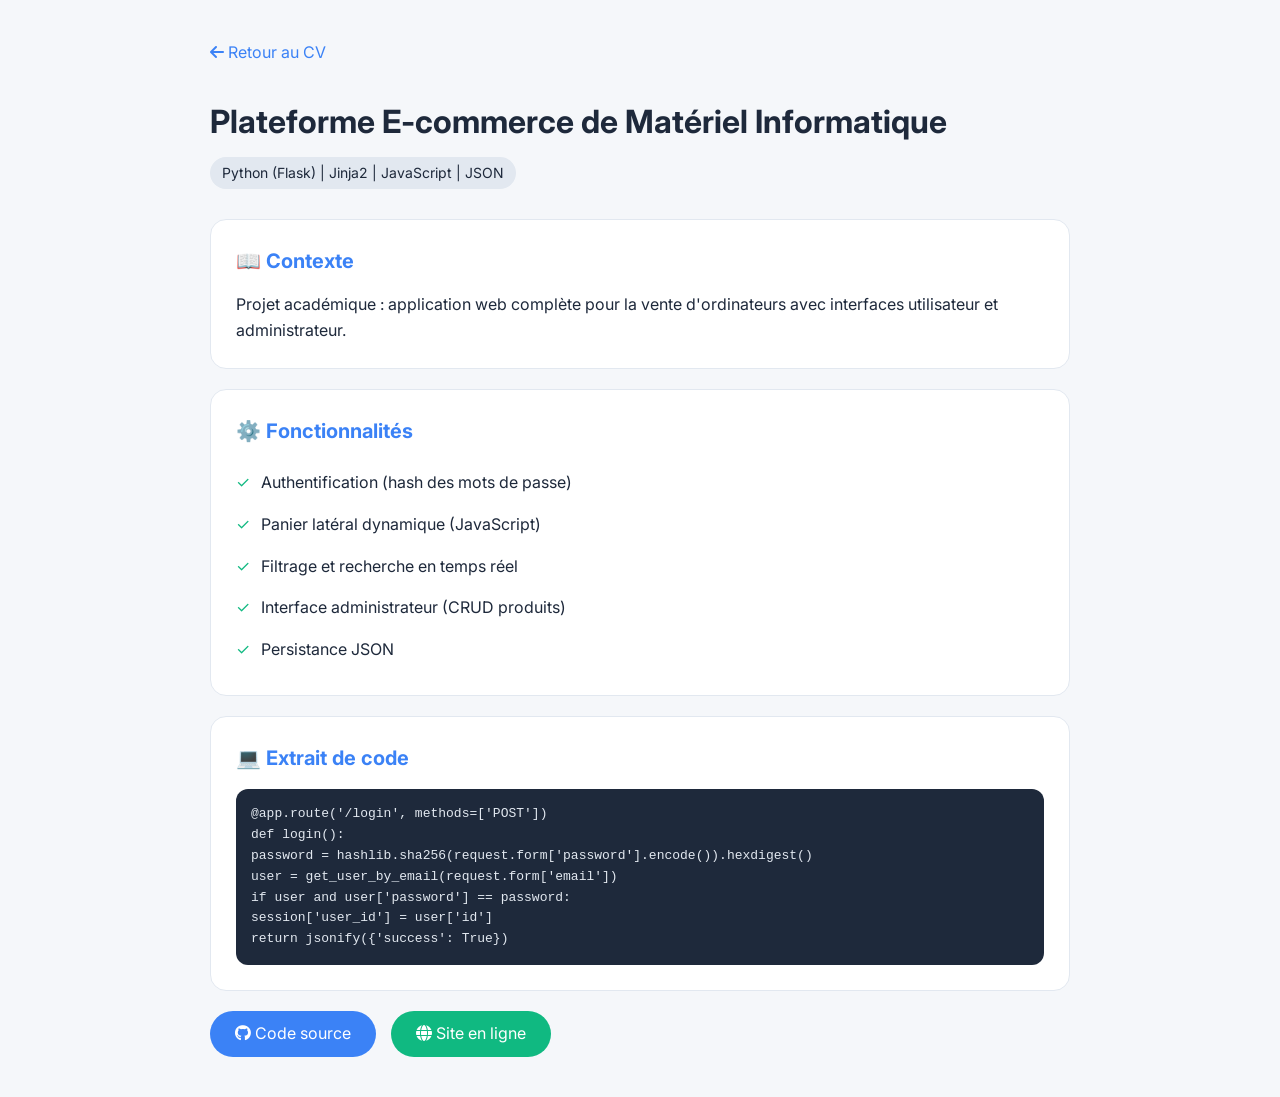
<file: project1.html>
<!DOCTYPE html>
<html lang="fr">
<head>
    <meta charset="UTF-8">
    <meta name="viewport" content="width=device-width, initial-scale=1.0">
    <title>Projet : E-commerce - Mohamed Jaa</title>
    <link href="https://fonts.googleapis.com/css2?family=Inter:wght@300;400;500;600;700&display=swap" rel="stylesheet">
    <link rel="stylesheet" href="https://cdnjs.cloudflare.com/ajax/libs/font-awesome/6.5.1/css/all.min.css">
    <style>
        * { margin: 0; padding: 0; box-sizing: border-box; }
        body { font-family: 'Inter', sans-serif; background: #f5f7fa; color: #1e293b; line-height: 1.6; }
        .container { max-width: 900px; margin: 0 auto; padding: 40px 20px; }
        .back-link { display: inline-block; margin-bottom: 30px; color: #3b82f6; text-decoration: none; }
        .back-link:hover { text-decoration: underline; }
        h1 { font-size: 32px; margin-bottom: 10px; }
        .tech-badge { background: #e2e8f0; padding: 5px 12px; border-radius: 20px; display: inline-block; font-size: 14px; margin-bottom: 30px; }
        .section { background: white; border-radius: 16px; padding: 25px; margin-bottom: 20px; border: 1px solid #e2e8f0; }
        .section h2 { color: #3b82f6; margin-bottom: 15px; font-size: 20px; }
        ul { list-style: none; }
        ul li { padding: 8px 0; padding-left: 25px; position: relative; }
        ul li::before { content: "✓"; position: absolute; left: 0; color: #10b981; }
        .code-block { background: #1e293b; color: #e2e8f0; padding: 15px; border-radius: 12px; font-family: monospace; font-size: 13px; overflow-x: auto; }
        .github-link { display: inline-block; background: #3b82f6; color: white; padding: 10px 25px; border-radius: 30px; text-decoration: none; margin-right: 15px; }
        .github-link.demo { background: #10b981; }
        .links { margin-top: 20px; }
    </style>
</head>
<body>
    <div class="container">
        <a href="index.html" class="back-link"><i class="fas fa-arrow-left"></i> Retour au CV</a>
        <h1>Plateforme E-commerce de Matériel Informatique</h1>
        <div class="tech-badge">Python (Flask) | Jinja2 | JavaScript | JSON</div>

        <div class="section"><h2>📖 Contexte</h2><p>Projet académique : application web complète pour la vente d'ordinateurs avec interfaces utilisateur et administrateur.</p></div>

        <div class="section"><h2>⚙️ Fonctionnalités</h2><ul><li>Authentification (hash des mots de passe)</li><li>Panier latéral dynamique (JavaScript)</li><li>Filtrage et recherche en temps réel</li><li>Interface administrateur (CRUD produits)</li><li>Persistance JSON</li></ul></div>

        <div class="section"><h2>💻 Extrait de code</h2><div class="code-block">@app.route('/login', methods=['POST'])<br>def login():<br>    password = hashlib.sha256(request.form['password'].encode()).hexdigest()<br>    user = get_user_by_email(request.form['email'])<br>    if user and user['password'] == password:<br>        session['user_id'] = user['id']<br>        return jsonify({'success': True})</div></div>

        <div class="links"><a href="https://github.com/Mohamed-Jaa/Dexshop-web-app" target="_blank" class="github-link"><i class="fab fa-github"></i> Code source</a><a href="https://dexshop.onrender.com" target="_blank" class="github-link demo"><i class="fas fa-globe"></i> Site en ligne</a></div>
    </div>
</body>
</html>
</file>
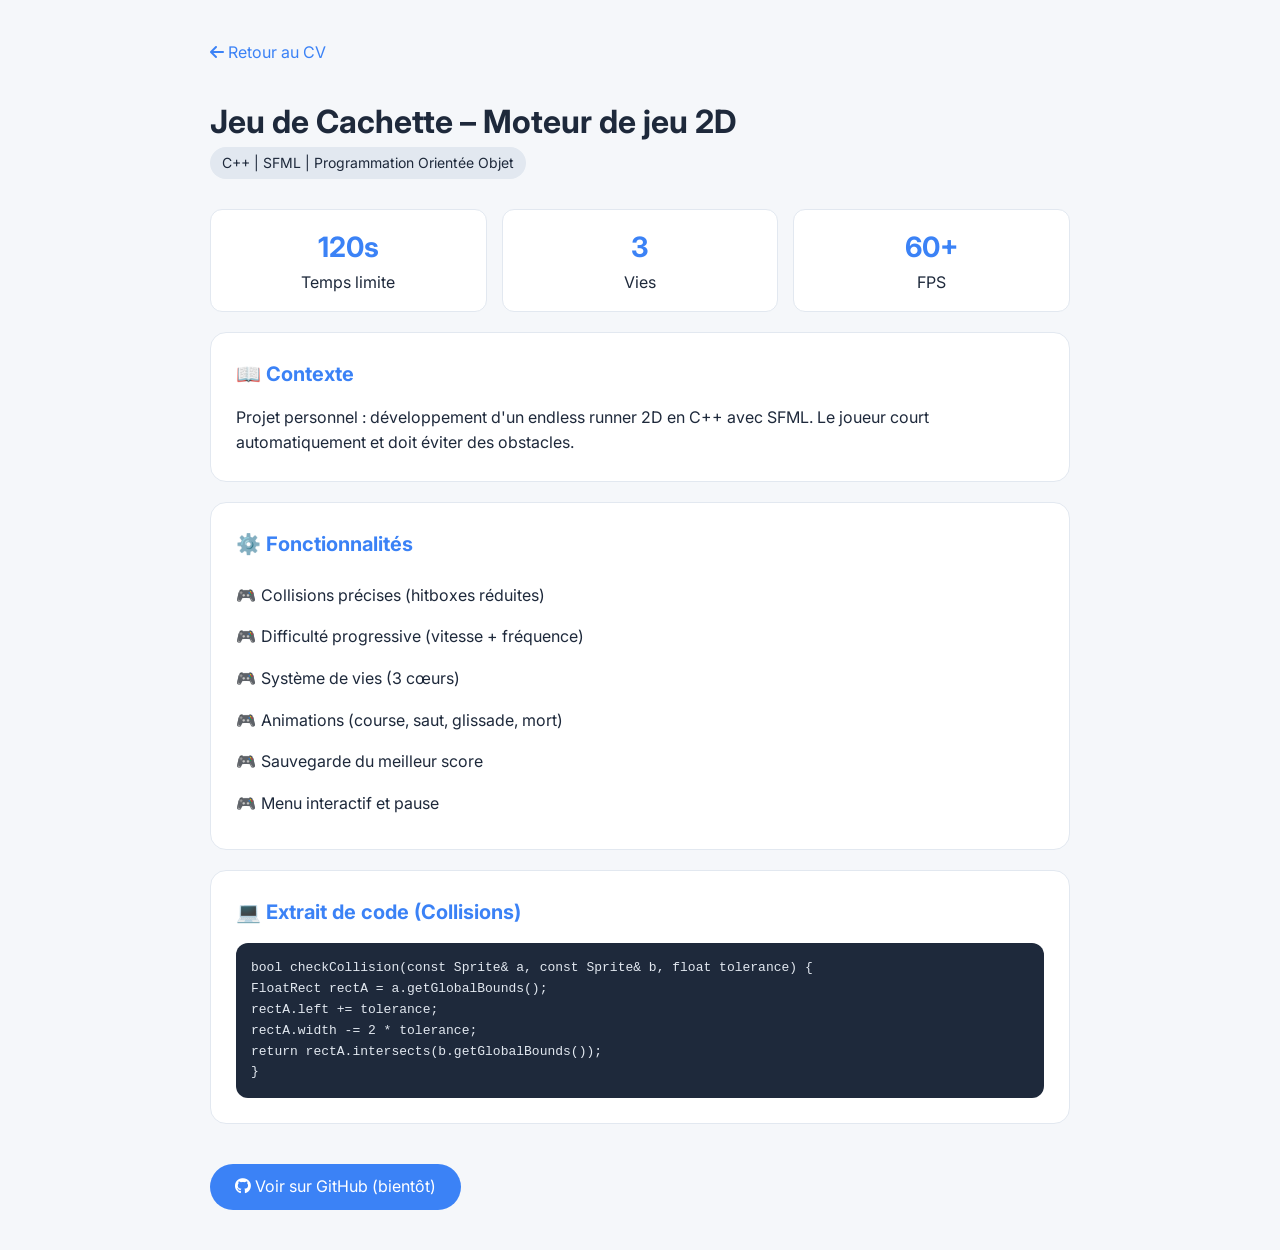
<file: project2.html>
<!DOCTYPE html>
<html lang="fr">
<head>
    <meta charset="UTF-8">
    <meta name="viewport" content="width=device-width, initial-scale=1.0">
    <title>Projet : Jeu de Cachette 2D - Mohamed Jaa</title>
    <link href="https://fonts.googleapis.com/css2?family=Inter:wght@300;400;500;600;700&display=swap" rel="stylesheet">
    <link rel="stylesheet" href="https://cdnjs.cloudflare.com/ajax/libs/font-awesome/6.5.1/css/all.min.css">
    <style>
        * { margin: 0; padding: 0; box-sizing: border-box; }
        body { font-family: 'Inter', sans-serif; background: #f5f7fa; color: #1e293b; line-height: 1.6; }
        .container { max-width: 900px; margin: 0 auto; padding: 40px 20px; }
        .back-link { display: inline-block; margin-bottom: 30px; color: #3b82f6; text-decoration: none; }
        .tech-badge { background: #e2e8f0; padding: 5px 12px; border-radius: 20px; display: inline-block; font-size: 14px; margin-bottom: 30px; }
        .section { background: white; border-radius: 16px; padding: 25px; margin-bottom: 20px; border: 1px solid #e2e8f0; }
        .section h2 { color: #3b82f6; margin-bottom: 15px; font-size: 20px; }
        ul { list-style: none; }
        ul li { padding: 8px 0; padding-left: 25px; position: relative; }
        ul li::before { content: "🎮"; position: absolute; left: 0; }
        .stats { display: flex; gap: 15px; margin-bottom: 20px; flex-wrap: wrap; }
        .stat { background: white; padding: 15px; border-radius: 12px; text-align: center; flex: 1; border: 1px solid #e2e8f0; }
        .stat-number { font-size: 28px; font-weight: 700; color: #3b82f6; }
        .code-block { background: #1e293b; color: #e2e8f0; padding: 15px; border-radius: 12px; font-family: monospace; font-size: 13px; overflow-x: auto; }
        .github-link { display: inline-block; background: #3b82f6; color: white; padding: 10px 25px; border-radius: 30px; text-decoration: none; margin-top: 20px; }
    </style>
</head>
<body>
    <div class="container">
        <a href="index.html" class="back-link"><i class="fas fa-arrow-left"></i> Retour au CV</a>
        <h1>Jeu de Cachette – Moteur de jeu 2D</h1>
        <div class="tech-badge">C++ | SFML | Programmation Orientée Objet</div>

        <div class="stats"><div class="stat"><div class="stat-number">120s</div><div>Temps limite</div></div><div class="stat"><div class="stat-number">3</div><div>Vies</div></div><div class="stat"><div class="stat-number">60+</div><div>FPS</div></div></div>

        <div class="section"><h2>📖 Contexte</h2><p>Projet personnel : développement d'un endless runner 2D en C++ avec SFML. Le joueur court automatiquement et doit éviter des obstacles.</p></div>

        <div class="section"><h2>⚙️ Fonctionnalités</h2><ul><li>Collisions précises (hitboxes réduites)</li><li>Difficulté progressive (vitesse + fréquence)</li><li>Système de vies (3 cœurs)</li><li>Animations (course, saut, glissade, mort)</li><li>Sauvegarde du meilleur score</li><li>Menu interactif et pause</li></ul></div>

        <div class="section"><h2>💻 Extrait de code (Collisions)</h2><div class="code-block">bool checkCollision(const Sprite&amp; a, const Sprite&amp; b, float tolerance) {<br>    FloatRect rectA = a.getGlobalBounds();<br>    rectA.left += tolerance;<br>    rectA.width -= 2 * tolerance;<br>    return rectA.intersects(b.getGlobalBounds());<br>}</div></div>

        <a href="#" class="github-link"><i class="fab fa-github"></i> Voir sur GitHub (bientôt)</a>
    </div>
</body>
</html>
</file>
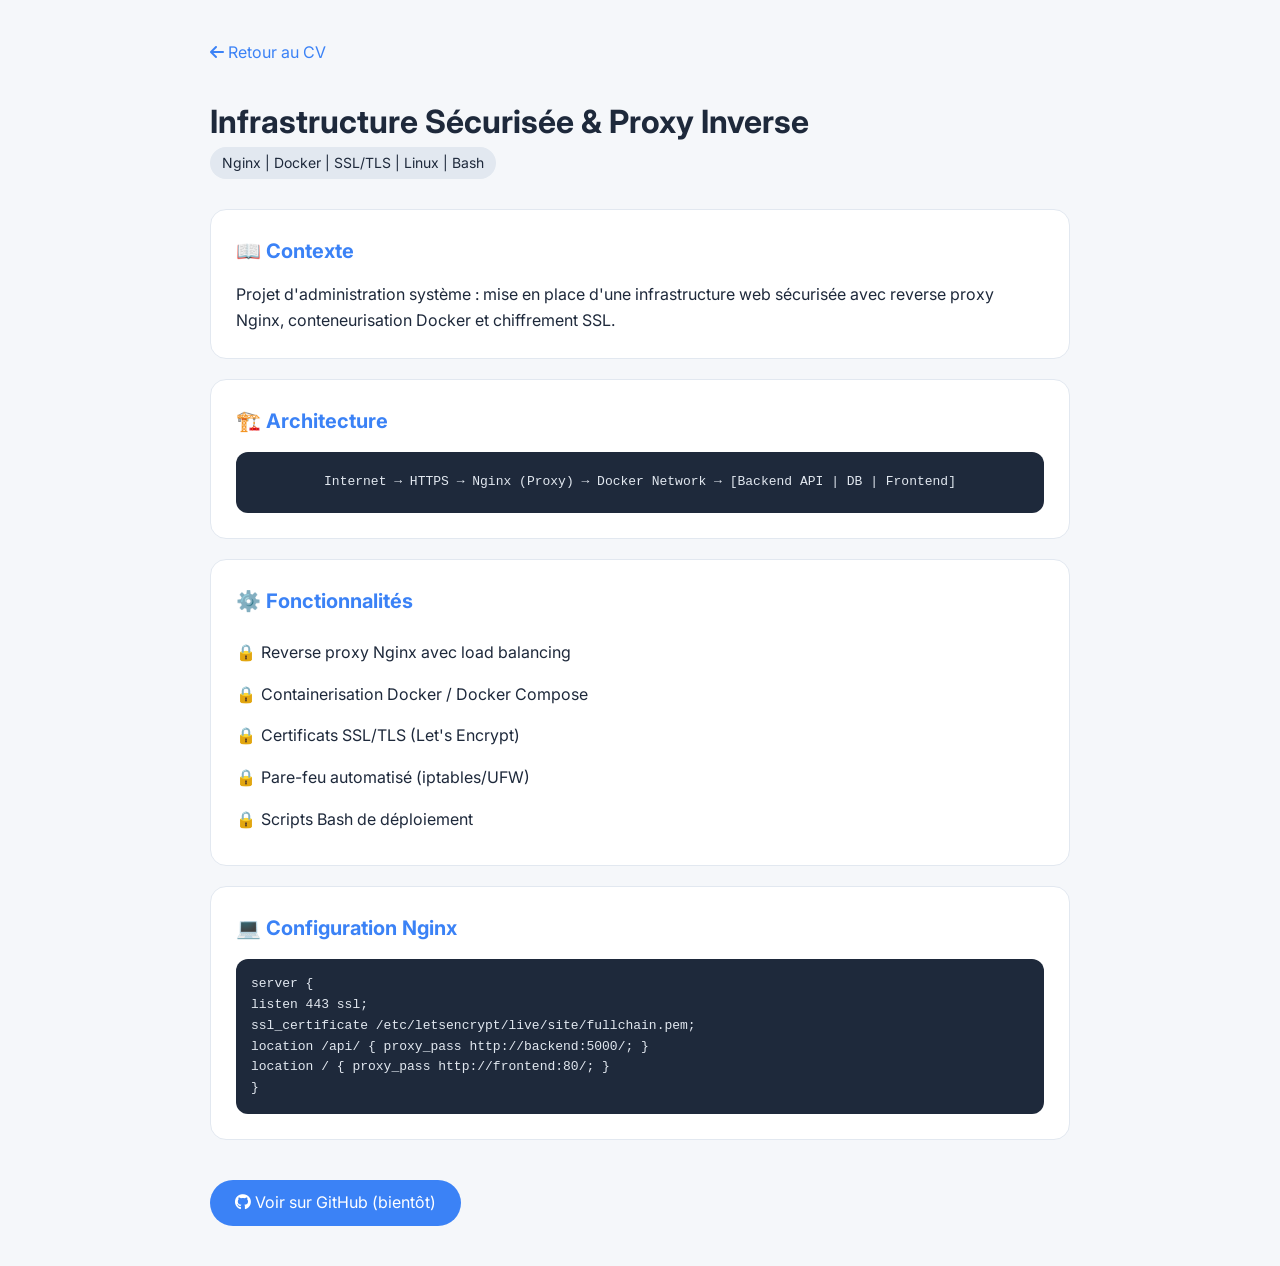
<file: project3.html>
<!DOCTYPE html>
<html lang="fr">
<head>
    <meta charset="UTF-8">
    <meta name="viewport" content="width=device-width, initial-scale=1.0">
    <title>Projet : Infrastructure Sécurisée - Mohamed Jaa</title>
    <link href="https://fonts.googleapis.com/css2?family=Inter:wght@300;400;500;600;700&display=swap" rel="stylesheet">
    <link rel="stylesheet" href="https://cdnjs.cloudflare.com/ajax/libs/font-awesome/6.5.1/css/all.min.css">
    <style>
        * { margin: 0; padding: 0; box-sizing: border-box; }
        body { font-family: 'Inter', sans-serif; background: #f5f7fa; color: #1e293b; line-height: 1.6; }
        .container { max-width: 900px; margin: 0 auto; padding: 40px 20px; }
        .back-link { display: inline-block; margin-bottom: 30px; color: #3b82f6; text-decoration: none; }
        .tech-badge { background: #e2e8f0; padding: 5px 12px; border-radius: 20px; display: inline-block; font-size: 14px; margin-bottom: 30px; }
        .section { background: white; border-radius: 16px; padding: 25px; margin-bottom: 20px; border: 1px solid #e2e8f0; }
        .section h2 { color: #3b82f6; margin-bottom: 15px; font-size: 20px; }
        ul { list-style: none; }
        ul li { padding: 8px 0; padding-left: 25px; position: relative; }
        ul li::before { content: "🔒"; position: absolute; left: 0; }
        .code-block { background: #1e293b; color: #e2e8f0; padding: 15px; border-radius: 12px; font-family: monospace; font-size: 13px; overflow-x: auto; }
        .github-link { display: inline-block; background: #3b82f6; color: white; padding: 10px 25px; border-radius: 30px; text-decoration: none; margin-top: 20px; }
        .arch { background: #1e293b; color: #e2e8f0; padding: 20px; border-radius: 12px; text-align: center; font-family: monospace; }
    </style>
</head>
<body>
    <div class="container">
        <a href="index.html" class="back-link"><i class="fas fa-arrow-left"></i> Retour au CV</a>
        <h1>Infrastructure Sécurisée & Proxy Inverse</h1>
        <div class="tech-badge">Nginx | Docker | SSL/TLS | Linux | Bash</div>

        <div class="section"><h2>📖 Contexte</h2><p>Projet d'administration système : mise en place d'une infrastructure web sécurisée avec reverse proxy Nginx, conteneurisation Docker et chiffrement SSL.</p></div>

        <div class="section"><h2>🏗️ Architecture</h2><div class="arch">Internet → HTTPS → Nginx (Proxy) → Docker Network → [Backend API | DB | Frontend]</div></div>

        <div class="section"><h2>⚙️ Fonctionnalités</h2><ul><li>Reverse proxy Nginx avec load balancing</li><li>Containerisation Docker / Docker Compose</li><li>Certificats SSL/TLS (Let's Encrypt)</li><li>Pare-feu automatisé (iptables/UFW)</li><li>Scripts Bash de déploiement</li></ul></div>

        <div class="section"><h2>💻 Configuration Nginx</h2><div class="code-block">server {<br>    listen 443 ssl;<br>    ssl_certificate /etc/letsencrypt/live/site/fullchain.pem;<br>    location /api/ { proxy_pass http://backend:5000/; }<br>    location / { proxy_pass http://frontend:80/; }<br>}</div></div>

        <a href="#" class="github-link"><i class="fab fa-github"></i> Voir sur GitHub (bientôt)</a>
    </div>
</body>
</html>
</file>
